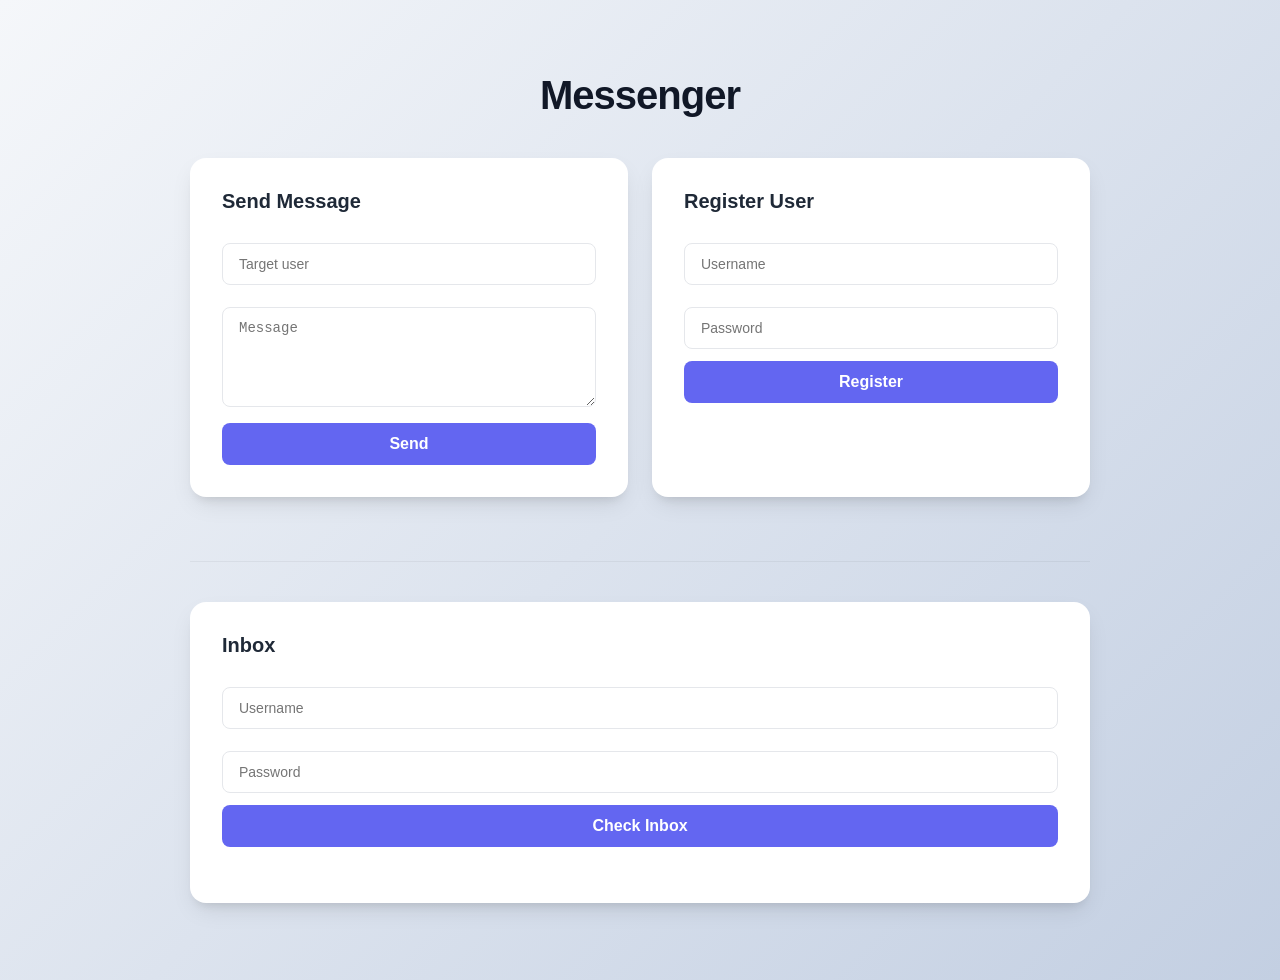
<file: Messenger/src/main/webapp/index.html>
<!DOCTYPE html>
<html>
<head>
    <title>Messenger</title>
    <link rel="stylesheet" href="style.css">
    <script src="script.js"></script>
</head>
<body>

<h2>Messenger</h2>

<div class="container">

    <div class="box">
        <h3>Send Message</h3>
        <input type="text" id="targetUser" placeholder="Target user">
        <textarea id="messageText" placeholder="Message"></textarea>
        <button onclick="sendMessage()">Send</button>
    </div>

    <div class="box">
        <h3>Register User</h3>
        <input type="text" id="regUsername" placeholder="Username">
        <input type="password" id="regPassword" placeholder="Password">
        <button onclick="registerUser()">Register</button>
    </div>

</div>

<hr>

<div class="box">
    <h3>Inbox</h3>
    <input type="text" id="loginUsername" placeholder="Username">
    <input type="password" id="loginPassword" placeholder="Password">
    <button onclick="loadMessages()">Check Inbox</button>

    <ul id="messages"></ul>
</div>
</body>
</html>
</file>
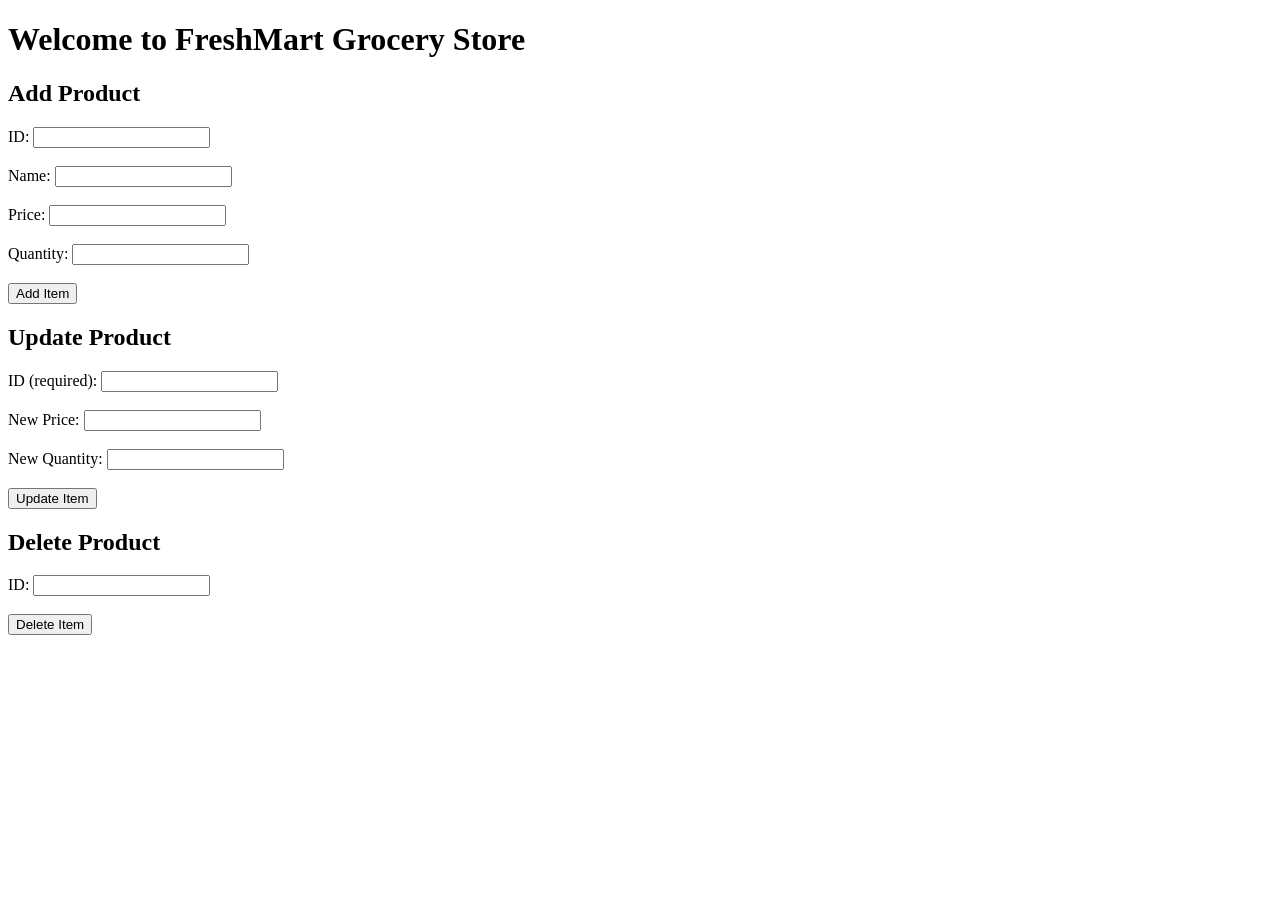
<file: Servlets/src/main/webapp/index.html>
<!DOCTYPE html>
<html lang="en">
<head>
    <title>FreshMart Grocery Store</title>
    <meta charset="UTF-8">
</head>
<body>

<h1>Welcome to FreshMart Grocery Store</h1>

<h2>Add Product</h2>
<form action="/data" method="post">
    ID: <input type="number" name="id"><br><br>
    Name: <input type="text" name="name"><br><br>
    Price: <input type="number" step="0.01" name="price"><br><br>
    Quantity: <input type="number" name="quantity"><br><br>
    <button type="submit">Add Item</button>
</form>

<h2>Update Product</h2>
<form action="/data" method="post">
    <input type="hidden" name="_method" value="put">

    ID (required): <input type="number" name="id"><br><br>

    New Price: <input type="number" step="0.01" name="price"><br><br>

    New Quantity: <input type="number" name="quantity"><br><br>

    <button type="submit">Update Item</button>
</form>

<h2>Delete Product</h2>
<form action="/data" method="post">
    <input type="hidden" name="_method" value="delete">
    ID: <input type="number" name="id"><br><br>
    <button type="submit">Delete Item</button>
</form>
</body>
</html>
</file>
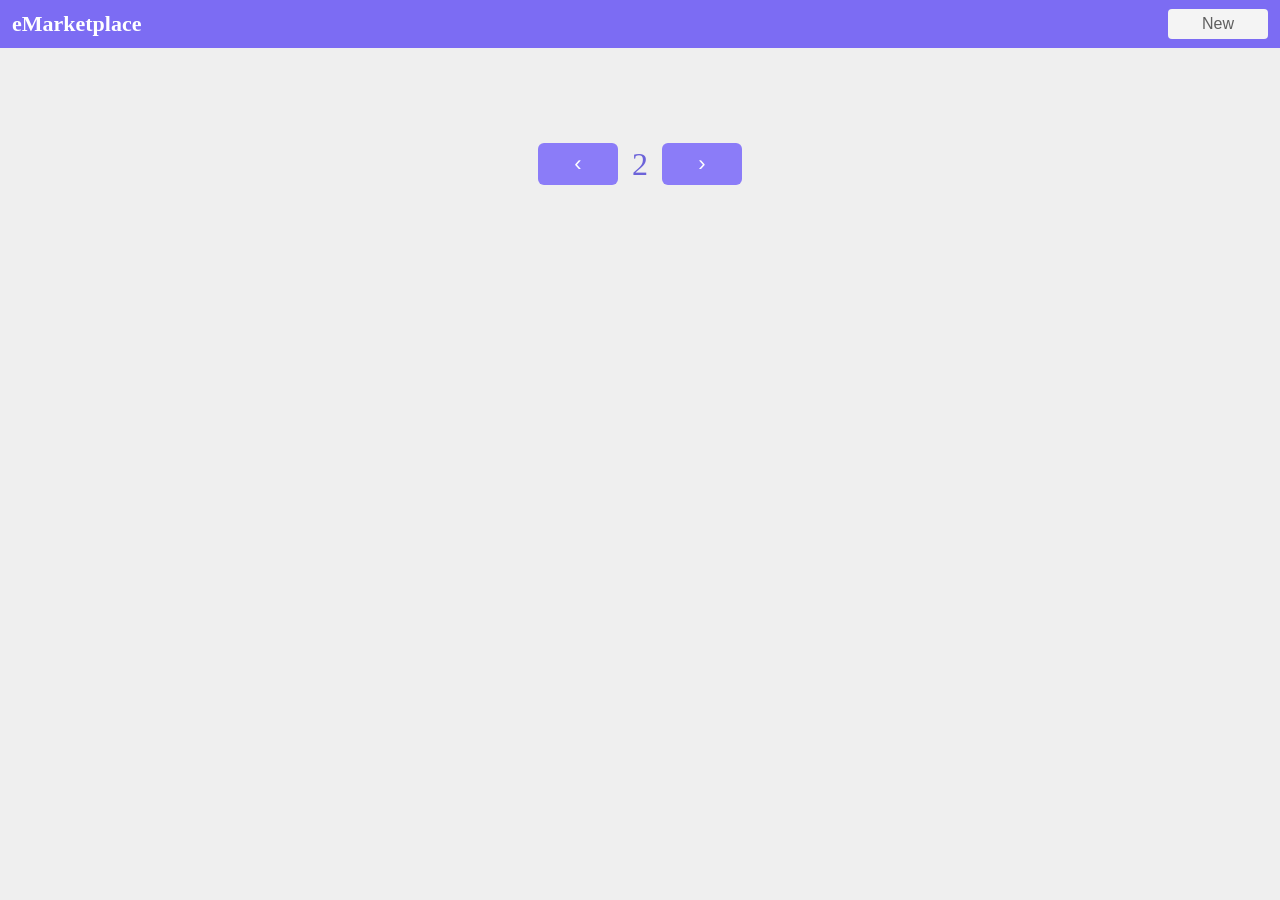
<file: market/src/main/resources/static/index.html>
<!DOCTYPE html>
<html lang="en">

<head>
    <meta charset="UTF-8" />
    <meta name="viewport" content="width=device-width, initial-scale=1.0" />
    <title>eMarketplace</title>
    <link rel="stylesheet" href="index.css" />
    <script src="app.js"></script>
</head>

<body>
    <div class="navbar">
        <div class="logo">eMarketplace</div>
        <button class="new-btn">New</button>
    </div>
    <div class="container">

        <div class="item-count" id="item-count"></div>

        <div class="grid" id="items-grid">


        </div>
        <div class="pagination">
            <button class="page-btn" id="prev-page" onclick="goToPreviousPage()">&#8249;</button>

            <div class="page-number" id="page-number">2</div>
            <button class="page-btn" id="next-page" onclick="goToNextPage()">&#8250;</button>
        </div>
    </div>
</body>
</file>
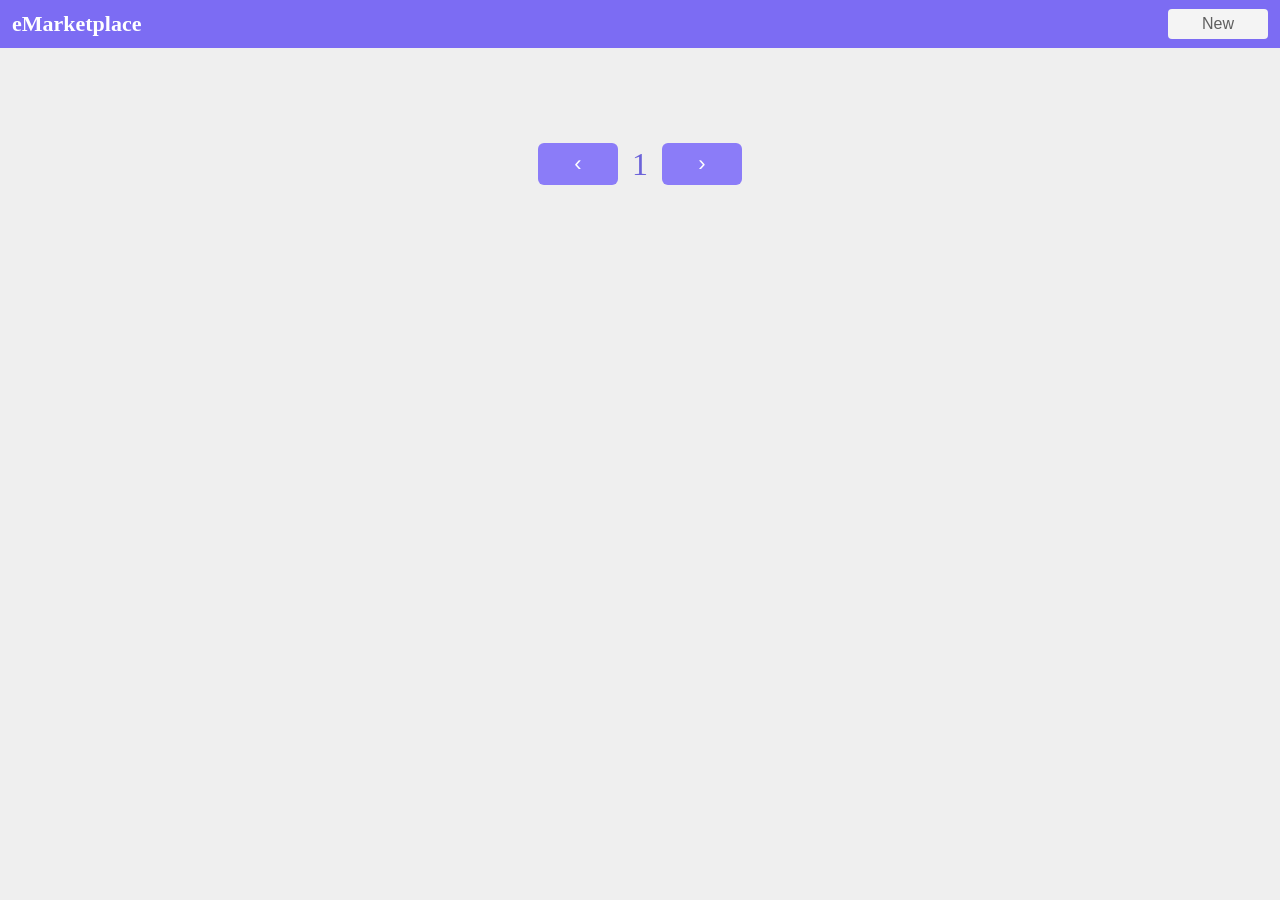
<file: market/src/main/resources/templates/index.html>
<!DOCTYPE html>
<html lang="en">

<head>
    <meta charset="UTF-8" />
    <meta name="viewport" content="width=device-width, initial-scale=1.0" />
    <title>eMarketplace</title>
    <link rel="stylesheet" href="../static/index.css" />
    <script src="../static/app.js" defer></script>
</head>

<body>
    <div class="navbar">
        <div class="logo">eMarketplace</div>
        <button class="new-btn">New</button>
    </div>
    <div class="container">

        <div class="item-count" id="item-count"></div>

        <div class="grid" id="items-grid"></div>
        <div class="pagination">
            <button class="page-btn" id="prev-page">&#8249;</button>

            <div class="page-number" id="page-number">1</div>
            <button class="page-btn" id="next-page">&#8250;</button>
        </div>
    </div>
</body>
</file>
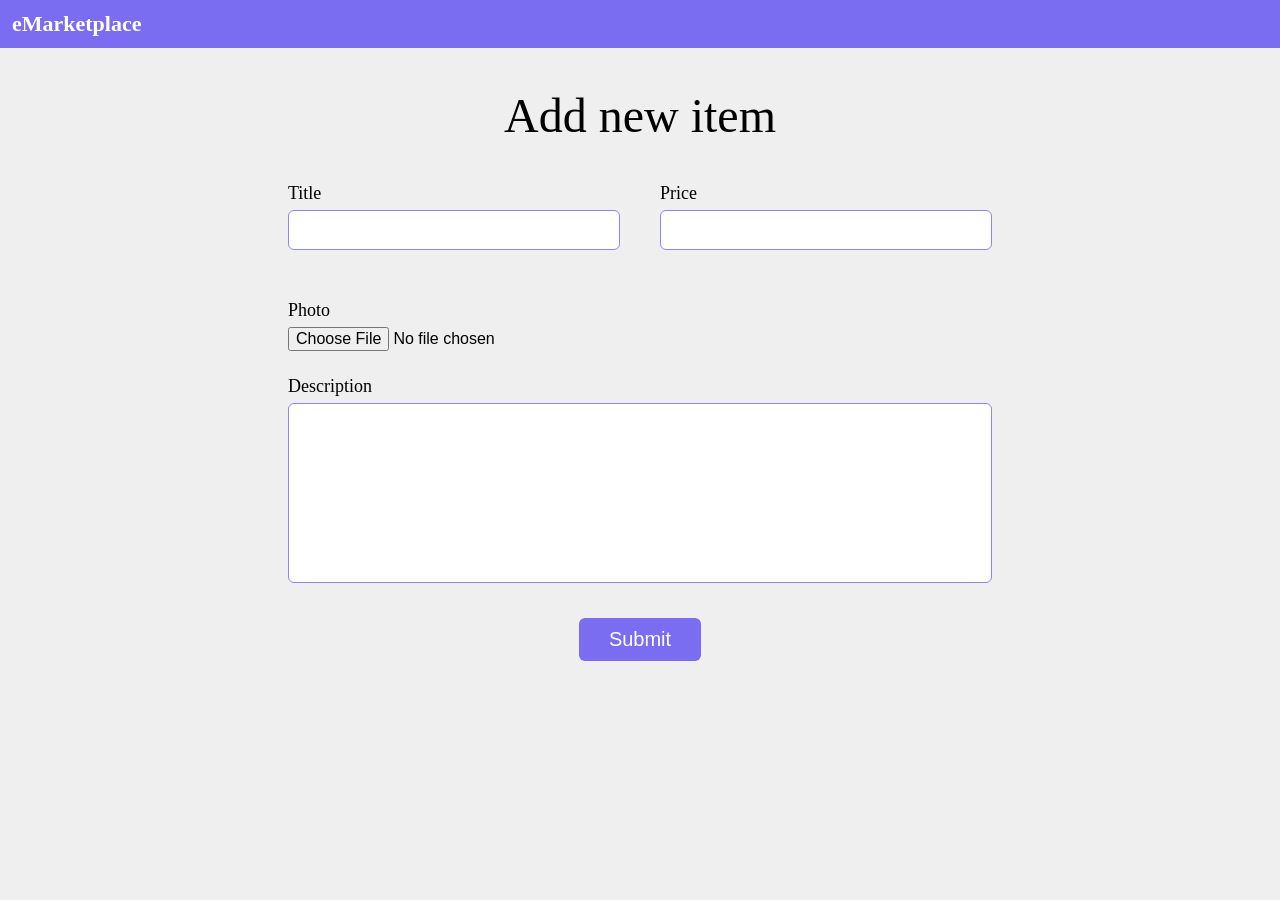
<file: market/src/main/resources/static/new-item.html>
<!DOCTYPE html>
<html lang="en">

<head>
    <meta charset="UTF-8">
    <meta name="viewport" content="width=device-width, initial-scale=1.0">
    <title>Add Item</title>

    <link rel="stylesheet" href="new-item.css">
    <script src="app.js"></script>
</head>

<body>

    <div class="navbar">
        <div class="logo">eMarketplace</div>
    </div>

    <div class="container">

        <h1>Add new item</h1>

        <form id="add-item-form">

            <div class="top-fields">

                <div class="field-group">
                    <label for="title">Title</label>
                    <input type="text" id="title">
                </div>

                <div class="field-group">
                    <label for="price">Price</label>
                    <input type="number" id="price">
                </div>

            </div>

            <div class="field-group">
                <label for="photo">Photo</label>
                <input type="file" id="photo">
            </div>

            <div class="field-group">
                <label for="description">Description</label>
                <textarea id="description"></textarea>
            </div>

            <button type="submit" class="submit-btn">
                Submit
            </button>

        </form>

    </div>

</body>

</html>
</file>
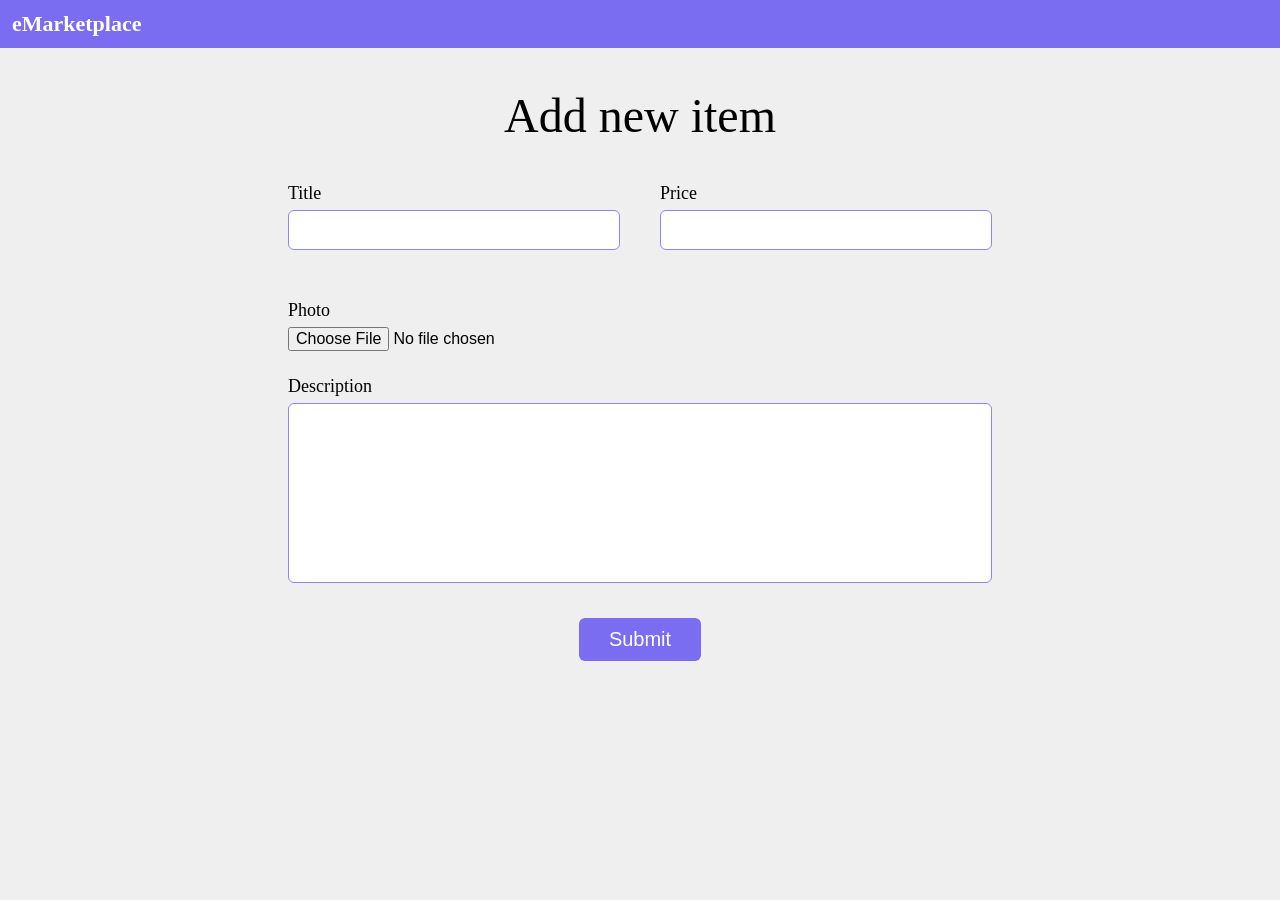
<file: market/src/main/resources/templates/new-item.html>
<!DOCTYPE html>
<html lang="en">

<head>
    <meta charset="UTF-8">
    <meta name="viewport" content="width=device-width, initial-scale=1.0">
    <title>Add Item</title>

    <link rel="stylesheet" href="../static/new-item.css">
    <script src="../static/app.js"></script>
</head>

<body>

    <div class="navbar">
        <div class="logo">eMarketplace</div>
    </div>

    <div class="container">

        <h1>Add new item</h1>

        <form id="add-item-form">

            <div class="top-fields">

                <div class="field-group">
                    <label for="title">Title</label>
                    <input type="text" id="title">
                </div>

                <div class="field-group">
                    <label for="price">Price</label>
                    <input type="number" id="price">
                </div>

            </div>

            <div class="field-group">
                <label for="photo">Photo</label>
                <input type="file" id="photo">
            </div>

            <div class="field-group">
                <label for="description">Description</label>
                <textarea id="description"></textarea>
            </div>

            <button type="submit" class="submit-btn">
                Submit
            </button>

        </form>

    </div>

</body>

</html>
</file>
<file: Messenger/src/main/webapp/style.css>
:root {
    --primary: #6366f1;
    --primary-hover: #4f46e5;
    --bg-gradient: linear-gradient(135deg, #f5f7fa 0%, #c3cfe2 100%);
    --card-bg: #ffffff;
    --text-main: #1f2937;
    --text-muted: #6b7280;
    --border: #e5e7eb;
}

body {
    font-family: 'Inter', -apple-system, BlinkMacSystemFont, 'Segoe UI', Roboto, sans-serif;
    background: var(--bg-gradient);
    min-height: 100vh;
    margin: 0;
    padding: 40px 20px;
    color: var(--text-main);
    display: flex;
    flex-direction: column;
    align-items: center;
}

h2 {
    font-size: 2.5rem;
    font-weight: 800;
    margin-bottom: 40px;
    color: #111827;
    letter-spacing: -0.025em;
}

h3 {
    margin-top: 0;
    font-size: 1.25rem;
    color: var(--text-main);
}

.container {
    display: grid;
    grid-template-columns: repeat(auto-fit, minmax(350px, 1fr));
    gap: 24px;
    width: 100%;
    max-width: 900px;
    margin-bottom: 24px;
}

.box {
    background: var(--card-bg);
    border-radius: 16px;
    padding: 32px;
    box-shadow: 0 10px 25px -5px rgba(0, 0, 0, 0.1), 0 8px 10px -6px rgba(0, 0, 0, 0.1);
    transition: transform 0.2s ease;
}

/* Specific styling for the full-width Inbox */
body > .box {
    width: 100%;
    max-width: 900px;
    box-sizing: border-box;
}

input,
textarea {
    width: 100%;
    box-sizing: border-box;
    padding: 12px 16px;
    margin-top: 10px;
    margin-bottom: 12px;
    border: 1px solid var(--border);
    border-radius: 8px;
    font-size: 14px;
    outline: none;
    transition: border-color 0.2s, box-shadow 0.2s;
}

input:focus,
textarea:focus {
    border-color: var(--primary);
    box-shadow: 0 0 0 3px rgba(99, 102, 241, 0.2);
}

textarea {
    resize: vertical;
    min-height: 100px;
}

button {
    width: 100%;
    padding: 12px;
    border: none;
    border-radius: 8px;
    background: var(--primary);
    color: white;
    font-size: 16px;
    font-weight: 600;
    cursor: pointer;
    transition: all 0.2s ease;
}

button:hover {
    background: var(--primary-hover);
    transform: translateY(-1px);
}

button:active {
    transform: translateY(0);
}

hr {
    width: 100%;
    max-width: 900px;
    border: 0;
    height: 1px;
    background: rgba(0, 0, 0, 0.05);
    margin: 40px 0;
}

/* Messages List */
#messages {
    list-style: none;
    padding: 0;
    margin-top: 24px;
}

#messages li {
    background: #f9fafb;
    padding: 16px;
    border-left: 4px solid var(--primary);
    border-radius: 8px;
    margin-bottom: 12px;
    box-shadow: 0 1px 3px rgba(0,0,0,0.05);
    font-size: 14px;
    line-height: 1.5;
}

/* Empty State or User label styling */
#messages li b {
    display: block;
    color: var(--primary);
    margin-bottom: 4px;
}

@media (max-width: 600px) {
    .container {
        grid-template-columns: 1fr;
    }
}
</file>
<file: market/src/main/resources/static/index.css>
* {
    margin: 0;
    padding: 0;
    box-sizing: border-box;
}

body {
    font-family: Georgia, serif;
    background-color: #efefef;
    color: #222;
}

.navbar {
    height: 48px;
    background-color: #7c6cf3;
    display: flex;
    justify-content: space-between;
    align-items: center;
    padding: 0 12px;
}

.logo {
    color: white;
    font-size: 22px;
    font-weight: bold;
}

.new-btn {
    background: #f4f4f4;
    border: none;
    border-radius: 4px;
    padding: 6px 34px;
    font-size: 16px;
    color: #5f5f5f;
    cursor: pointer;
}

.container {
    width: 88%;
    margin: 50px auto;
}

.item-count {
    color: #666;
    margin-bottom: 18px;
    font-size: 18px;
}

.grid {
    display: grid;
    grid-template-columns: repeat(3, 1fr);
    gap: 28px 40px;
}

.card {
    background: #f7f7f7;
    padding: 12px;
    width: 100%;
    box-shadow: 0 0 2px rgba(0, 0, 0, 0.15);
}

.card img {
    width: 100%;
    height: 140px;
    object-fit: cover;
    display: block;
    margin-bottom: 10px;
}

.title {
    font-size: 18px;
    margin-bottom: 4px;
}

.price {
    color: #7267f0;
    font-size: 18px;
}

.pagination {
    margin-top: 45px;
    display: flex;
    justify-content: center;
    align-items: center;
    gap: 14px;
}

.page-btn {
    background-color: #8b7cf8;
    border: none;
    color: white;
    font-size: 22px;
    width: 80px;
    height: 42px;
    border-radius: 6px;
    cursor: pointer;
}

.page-number {
    font-size: 32px;
    color: #6c63d9;
}
</file>
<file: market/src/main/resources/static/new-item.css>
* {
    margin: 0;
    padding: 0;
    box-sizing: border-box;
}

body {
    background: #efefef;
    font-family: Georgia, serif;
}

.navbar {
    height: 48px;
    background: #7b6df2;
    display: flex;
    align-items: center;
    padding-left: 12px;
}

.logo {
    color: white;
    font-size: 22px;
    font-weight: bold;
}

.container {
    width: 55%;
    margin: 40px auto;
}

h1 {
    text-align: center;
    margin-bottom: 40px;
    font-size: 48px;
    font-weight: normal;
}

.top-fields {
    display: flex;
    gap: 40px;
    margin-bottom: 25px;
}

.field-group {
    display: flex;
    flex-direction: column;
    margin-bottom: 25px;
    flex: 1;
}

label {
    font-size: 18px;
    margin-bottom: 6px;
}

input[type="text"],
input[type="number"],
textarea {
    border: 1px solid #8d83ff;
    border-radius: 6px;
    padding: 10px;
    background: white;
    font-size: 16px;
}

textarea {
    resize: none;
    height: 180px;
}

input[type="file"] {
    font-size: 16px;
}

.submit-btn {
    display: block;
    margin: 35px auto 0;
    background: #7b6df2;
    color: white;
    border: none;
    border-radius: 6px;
    padding: 10px 30px;
    font-size: 20px;
    cursor: pointer;
}
</file>
